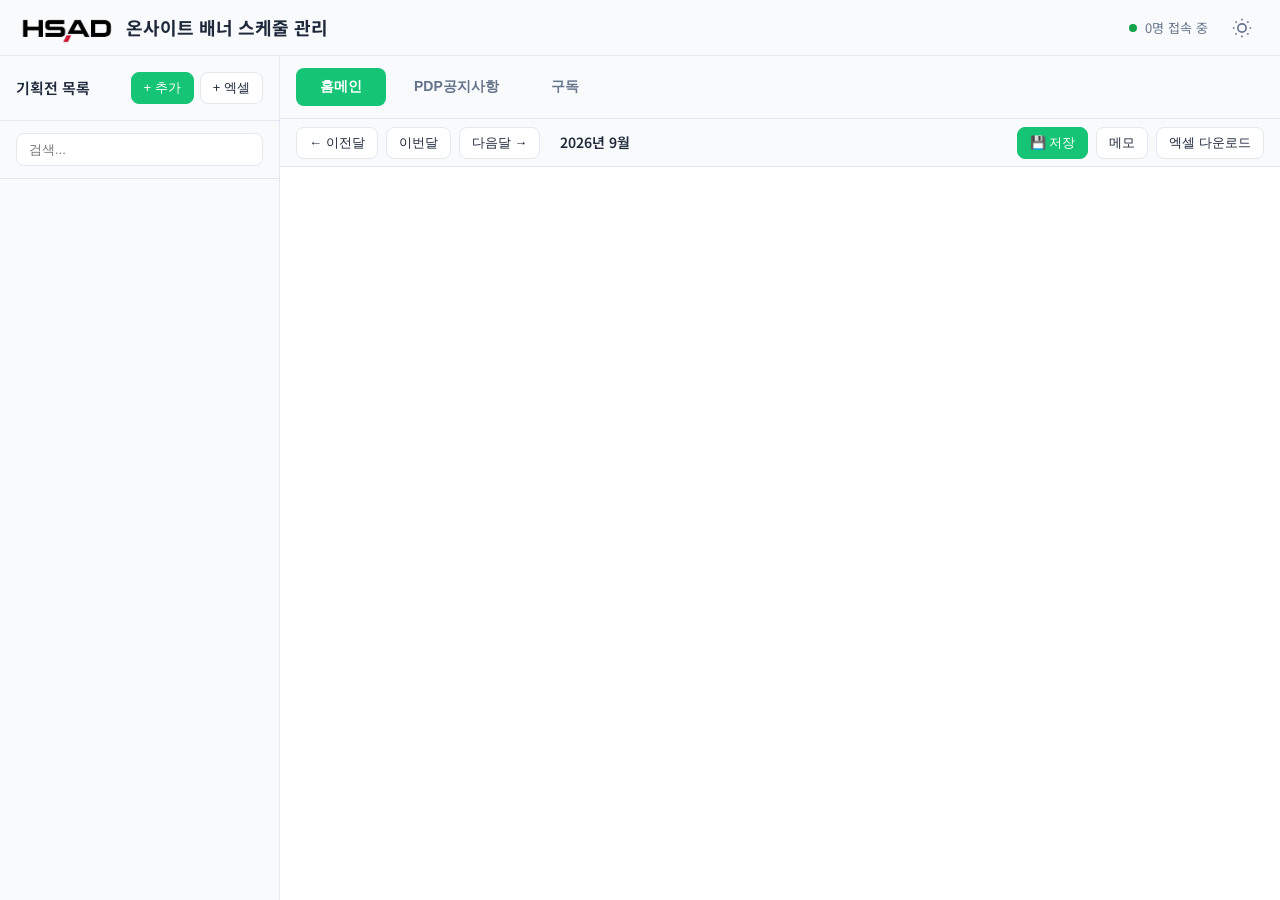
<file: templates/index.html>
<!DOCTYPE html>
<html lang="ko">
<head>
  <meta charset="UTF-8">
  <meta name="viewport" content="width=device-width, initial-scale=1.0">
  <title>온사이트 배너 스케줄 관리</title>
  <link rel="preconnect" href="https://fonts.googleapis.com">
  <link rel="preconnect" href="https://fonts.gstatic.com" crossorigin>
  <link href="https://fonts.googleapis.com/css2?family=Noto+Sans+KR:wght@400;500;600;700&display=swap" rel="stylesheet">
  <link rel="stylesheet" href="/static/css/base.css">
  <link rel="stylesheet" href="/static/css/grid.css">
</head>
<body>
  <div class="app-shell">
    <!-- 헤더 -->
    <header class="global-header">
      <div class="header-left">
        <img src="/static/img/hsad_logo_누끼.png" alt="HSAD" class="header-logo">
        <h1 class="header-title">온사이트 배너 스케줄 관리</h1>
      </div>
      <div class="header-right">
        <div class="users-online" id="usersOnline">
          <span class="users-dot"></span>
          <span class="users-count">0명 접속 중</span>
        </div>
        <button type="button" class="btn-icon" id="themeToggle" title="테마 전환">
          <svg viewBox="0 0 24 24" fill="none" stroke="currentColor" stroke-width="2">
            <circle cx="12" cy="12" r="5"/>
            <path d="M12 1v2M12 21v2M4.22 4.22l1.42 1.42M18.36 18.36l1.42 1.42M1 12h2M21 12h2M4.22 19.78l1.42-1.42M18.36 5.64l1.42-1.42"/>
          </svg>
        </button>
      </div>
    </header>

    <!-- 모바일 사이드바 오버레이 -->
    <div class="sidebar-overlay" id="sidebarOverlay" onclick="toggleSidebar()"></div>

    <!-- 모바일 토글 버튼 -->
    <button type="button" class="sidebar-toggle" id="sidebarToggle" onclick="toggleSidebar()">☰</button>

    <div class="workspace">
      <!-- 좌측: 기획전 패널 -->
      <aside class="sidebar" id="campaignPanel">
        <div class="sidebar-header">
          <h2>기획전 목록</h2>
          <div class="sidebar-header-actions">
            <button type="button" class="btn-sm btn-primary" id="addCampaignBtn">+ 추가</button>
            <button type="button" class="btn-sm btn-outline" id="uploadExcelBtn">+ 엑셀</button>
          </div>
        </div>
        <div class="sidebar-search">
          <input type="text" id="campaignSearch" placeholder="검색..." class="search-input">
        </div>
        <div class="campaign-list" id="campaignList">
          <!-- 기획전 항목들이 여기에 렌더링됨 -->
        </div>
      </aside>

      <!-- 메인: 스케줄 그리드 -->
      <main class="main-content">
        <!-- 영역 탭 -->
        <div class="area-tabs">
          <button type="button" class="area-tab active" data-area="홈메인">홈메인</button>
          <button type="button" class="area-tab" data-area="PDP공지사항">PDP공지사항</button>
          <button type="button" class="area-tab" data-area="구독">구독</button>
        </div>

        <!-- 툴바 -->
        <div class="toolbar">
          <div class="toolbar-left">
            <button type="button" class="btn-sm btn-outline" id="prevMonthBtn">← 이전달</button>
            <button type="button" class="btn-sm btn-outline" id="todayBtn">이번달</button>
            <button type="button" class="btn-sm btn-outline" id="nextMonthBtn">다음달 →</button>
            <span class="toolbar-date" id="currentMonth">2026년 9월</span>
          </div>
          <div class="toolbar-right">
            <button type="button" class="btn-sm btn-primary" id="saveBtn" onclick="saveAllData()">💾 저장</button>
            <button type="button" class="btn-sm btn-outline" id="memoBtn">메모</button>
            <button type="button" class="btn-sm btn-outline" id="exportBtn">엑셀 다운로드</button>
          </div>
        </div>

        <!-- 캘린더 컨테이너 -->
        <div class="calendar-container" id="calendarContainer">
          <!-- 월별 캘린더가 여기에 렌더링됨 -->
        </div>
      </main>
    </div>
  </div>

  <!-- 기획전 추가/수정 모달 -->
  <div class="modal-overlay" id="campaignModal" style="display:none">
    <div class="modal">
      <div class="modal-header">
        <h3 id="modalTitle">기획전 추가</h3>
        <button type="button" class="btn-close" id="modalClose">&times;</button>
      </div>
      <form id="campaignForm" class="modal-body">
        <div class="form-group">
          <label for="campName">기획전명 <span class="required">*</span></label>
          <input type="text" id="campName" required>
        </div>
        <div class="form-row">
          <div class="form-group">
            <label for="campType">유형 <span class="required">*</span></label>
            <select id="campType" required>
              <option value="">선택</option>
              <option value="통합">통합</option>
              <option value="전략런칭">전략런칭</option>
              <option value="일반">일반</option>
              <option value="구독">구독</option>
              <option value="임직원">임직원</option>
              <option value="제휴">제휴</option>
              <option value="라이브">라이브</option>
              <option value="이벤트">이벤트</option>
              <option value="홈스타일">홈스타일</option>
              <option value="베스트샵">베스트샵</option>
              <option value="기타">기타</option>
            </select>
          </div>
          <div class="form-group">
            <label for="campCategory">구분 <span class="required">*</span></label>
            <select id="campCategory" required>
              <option value="">선택</option>
              <option value="신규">신규</option>
              <option value="연장">연장</option>
              <option value="파생">파생</option>
              <option value="리뉴얼">리뉴얼</option>
              <option value="기타">기타</option>
            </select>
          </div>
        </div>
        <div class="form-group">
          <label for="campJira">JIRA</label>
          <div class="input-with-prefix">
            <span class="input-prefix">ONMKT-</span>
            <input type="text" id="campJira" placeholder="1530">
          </div>
        </div>
        <div class="form-group">
          <label for="campEventNo">기획전번호</label>
          <input type="text" id="campEventNo" placeholder="ex) promotions/brandweek">
          <small class="form-hint" id="eventLink" style="display:none">
            <a href="#" target="_blank" id="eventLinkAnchor"></a>
          </small>
        </div>
        <div class="form-row">
          <div class="form-group">
            <label for="campStart">시작일 <span class="required">*</span></label>
            <input type="date" id="campStart" required>
          </div>
          <div class="form-group">
            <label for="campEnd">종료일 <span class="required">*</span></label>
            <input type="date" id="campEnd" required>
          </div>
        </div>
        <div class="form-group">
          <label for="campMemo">참고사항 <small>(최대 200자)</small></label>
          <textarea id="campMemo" rows="2" maxlength="200"></textarea>
          <small class="form-hint"><span id="memoCount">0</span>/200</small>
        </div>
      </form>
      <div class="modal-footer">
        <button type="button" class="btn-outline" id="modalCancel">취소</button>
        <button type="submit" form="campaignForm" class="btn-primary" id="modalSave">저장</button>
      </div>
    </div>
  </div>

  <!-- 노출 기간 설정 모달 -->
  <div class="modal-overlay" id="scheduleModal" style="display:none">
    <div class="modal modal-schedule">
      <div class="modal-header">
        <h3>노출 기간 설정</h3>
        <button type="button" class="btn-close" onclick="closeScheduleModal()">&times;</button>
      </div>
      <div class="modal-body">
        <div class="sched-info">
          <div class="sched-campaign">
            <div class="sched-color" id="schedCampColor"></div>
            <div>
              <div class="sched-name" id="schedCampName"></div>
              <div class="sched-meta" id="schedCampPeriod"></div>
            </div>
          </div>
          <div class="sched-slot" id="schedSlotName"></div>
        </div>
        <div class="form-row">
          <div class="form-group">
            <label for="schedStart">노출 시작일 <span class="required">*</span></label>
            <input type="date" id="schedStart" required>
          </div>
          <div class="form-group">
            <label for="schedEnd">노출 종료일 <span class="required">*</span></label>
            <input type="date" id="schedEnd" required>
          </div>
        </div>
      </div>
      <div class="modal-footer">
        <button type="button" class="btn-outline" onclick="closeScheduleModal()">취소</button>
        <button type="button" class="btn-primary" onclick="confirmSchedule()">배치</button>
      </div>
    </div>
  </div>

  <!-- 스케줄 상세 보기 모달 -->
  <div class="modal-overlay" id="detailModal" style="display:none">
    <div class="modal modal-detail">
      <div class="modal-header">
        <h3>기획전 상세</h3>
        <button type="button" class="btn-close" onclick="closeDetailModal()">&times;</button>
      </div>
      <div class="modal-body">
        <div class="detail-header">
          <div class="detail-color" id="detailColor"></div>
          <div class="detail-name" id="detailName"></div>
        </div>
        <div class="detail-grid">
          <div class="detail-row">
            <span class="detail-label">유형</span>
            <span class="detail-value" id="detailType"></span>
          </div>
          <div class="detail-row">
            <span class="detail-label">구분</span>
            <span class="detail-value" id="detailCategory"></span>
          </div>
          <div class="detail-row">
            <span class="detail-label">JIRA</span>
            <span class="detail-value" id="detailJira"></span>
          </div>
          <div class="detail-row">
            <span class="detail-label">기획전번호</span>
            <span class="detail-value" id="detailEventNo"></span>
          </div>
          <div class="detail-row">
            <span class="detail-label">기획전 기간</span>
            <span class="detail-value" id="detailPeriod"></span>
          </div>
          <div class="detail-row">
            <span class="detail-label">배치 구좌</span>
            <span class="detail-value" id="detailSlot"></span>
          </div>
          <div class="detail-row">
            <span class="detail-label">노출 기간</span>
            <span class="detail-value detail-sched-inputs">
              <input type="date" id="detailSchedStart"> ~ <input type="date" id="detailSchedEnd">
            </span>
          </div>
          <div class="detail-row">
            <span class="detail-label">참고사항</span>
            <span class="detail-value" id="detailMemo"></span>
          </div>
        </div>
      </div>
      <div class="modal-footer">
        <button type="button" class="btn-danger" onclick="deleteScheduleItem()" style="margin-right:auto">삭제</button>
        <button type="button" class="btn-confirm" id="detailConfirmBtn" onclick="confirmScheduleModification()" style="display:none">수정 확인</button>
        <button type="button" class="btn-outline" onclick="closeDetailModal()">닫기</button>
        <button type="button" class="btn-primary" onclick="updateSchedulePeriod()">노출 기간 저장</button>
      </div>
    </div>
  </div>

  <!-- 엑셀 업로드 모달 -->
  <div class="modal-overlay" id="excelModal" style="display:none">
    <div class="modal">
      <div class="modal-header">
        <h3>엑셀 업로드</h3>
        <button type="button" class="btn-close" onclick="closeExcelModal()">&times;</button>
      </div>
      <div class="modal-body">
        <div class="upload-area" id="uploadArea">
          <div class="upload-icon">📁</div>
          <p>엑셀 파일을 드래그하거나 클릭하여 선택</p>
          <small>.xlsx, .xls 파일 지원</small>
          <input type="file" id="excelFile" accept=".xlsx,.xls" style="display:none">
        </div>
        <div class="upload-preview" id="uploadPreview" style="display:none">
          <p><strong id="uploadFileName"></strong></p>
          <p id="uploadRowCount"></p>
        </div>
      </div>
      <div class="modal-footer">
        <button type="button" class="btn-outline" onclick="closeExcelModal()">취소</button>
        <button type="button" class="btn-outline" onclick="downloadTemplate()">양식 다운로드</button>
        <button type="button" class="btn-primary" id="uploadConfirmBtn" onclick="confirmExcelUpload()" disabled>업로드</button>
      </div>
    </div>
  </div>

  <!-- 메모 모달 -->
  <div class="modal-overlay" id="memoModal" style="display:none">
    <div class="modal" style="max-width:500px">
      <div class="modal-header">
        <h3>전체 메모</h3>
        <button type="button" class="btn-close" onclick="closeMemoModal()">&times;</button>
      </div>
      <div class="modal-body">
        <div id="memoList" class="memo-list">
          <!-- 메모들이 여기에 렌더링됨 -->
        </div>
        <div id="memoAddSection" class="memo-add-section">
          <textarea id="newMemoContent" placeholder="새 메모 입력 (최대 3개)" rows="2"></textarea>
          <button type="button" class="btn-sm btn-primary" onclick="addMemo()">추가</button>
        </div>
      </div>
      <div class="modal-footer">
        <button type="button" class="btn-outline" onclick="closeMemoModal()">닫기</button>
      </div>
    </div>
  </div>

  <script src="https://cdn.socket.io/4.7.2/socket.io.min.js"></script>
  <script src="/static/js/app.js"></script>
</body>
</html>
</file>
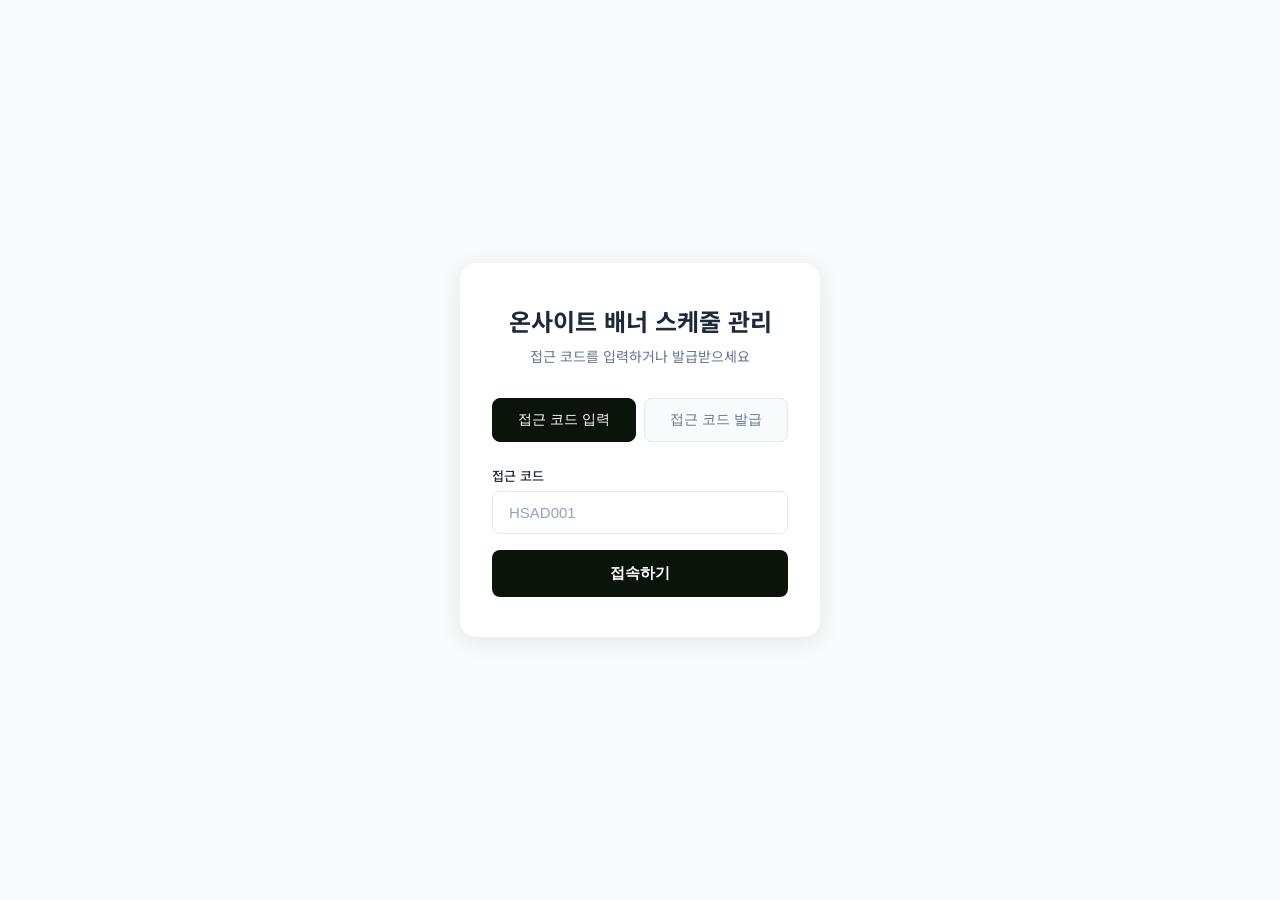
<file: templates/login.html>
<!DOCTYPE html>
<html lang="ko">
<head>
  <meta charset="UTF-8">
  <meta name="viewport" content="width=device-width, initial-scale=1.0">
  <title>온사이트 배너 스케줄 관리 - 접근</title>
  <link rel="preconnect" href="https://fonts.googleapis.com">
  <link rel="preconnect" href="https://fonts.gstatic.com" crossorigin>
  <link href="https://fonts.googleapis.com/css2?family=Noto+Sans+KR:wght@400;500;600;700&display=swap" rel="stylesheet">
  <style>
    :root {
      --primary: #0B140B;
      --primary-dark: #000000;
      --bg: #f8fafc;
      --surface: #ffffff;
      --border: #e2e8f0;
      --text: #1e293b;
      --text-secondary: #64748b;
      --danger: #ef4444;
      --radius: 8px;
    }

    * {
      margin: 0;
      padding: 0;
      box-sizing: border-box;
    }

    body {
      font-family: 'Noto Sans KR', sans-serif;
      background: var(--bg);
      min-height: 100vh;
      display: flex;
      align-items: center;
      justify-content: center;
    }

    .login-container {
      width: 100%;
      max-width: 400px;
      padding: 20px;
    }

    .login-card {
      background: var(--surface);
      border-radius: 16px;
      box-shadow: 0 4px 24px rgba(0,0,0,0.08);
      padding: 40px 32px;
      text-align: center;
    }

    .login-title {
      font-size: 24px;
      font-weight: 700;
      color: var(--text);
      margin-bottom: 8px;
    }

    .login-subtitle {
      font-size: 14px;
      color: var(--text-secondary);
      margin-bottom: 32px;
    }

    .tab-buttons {
      display: flex;
      gap: 8px;
      margin-bottom: 24px;
    }

    .tab-btn {
      flex: 1;
      padding: 12px;
      border: 1px solid var(--border);
      border-radius: var(--radius);
      background: var(--bg);
      font-size: 14px;
      font-weight: 500;
      color: var(--text-secondary);
      cursor: pointer;
      transition: all 0.15s;
    }

    .tab-btn:hover {
      border-color: var(--primary);
      color: var(--primary);
    }

    .tab-btn.active {
      background: var(--primary);
      border-color: var(--primary);
      color: white;
    }

    .tab-content {
      display: none;
    }

    .tab-content.active {
      display: block;
    }

    .form-group {
      margin-bottom: 16px;
      text-align: left;
    }

    .form-group label {
      display: block;
      font-size: 13px;
      font-weight: 500;
      color: var(--text);
      margin-bottom: 6px;
    }

    .form-group input {
      width: 100%;
      padding: 12px 16px;
      border: 1px solid var(--border);
      border-radius: var(--radius);
      font-size: 15px;
      color: var(--text);
      transition: border-color 0.15s;
    }

    .form-group input:focus {
      outline: none;
      border-color: var(--primary);
      box-shadow: 0 0 0 3px rgba(22, 196, 118, 0.1);
    }

    .form-group input::placeholder {
      color: #94a3b8;
    }

    .btn-submit {
      width: 100%;
      padding: 14px;
      border: none;
      border-radius: var(--radius);
      background: var(--primary);
      color: white;
      font-size: 15px;
      font-weight: 600;
      cursor: pointer;
      transition: background 0.15s;
    }

    .btn-submit:hover {
      background: var(--primary-dark);
    }

    .btn-submit:disabled {
      background: #94a3b8;
      cursor: not-allowed;
    }

    .message {
      margin-top: 16px;
      padding: 12px;
      border-radius: var(--radius);
      font-size: 13px;
    }

    .message.error {
      background: #fef2f2;
      color: var(--danger);
      border: 1px solid #fecaca;
    }

    .message.success {
      background: #f0fdf4;
      color: #16a34a;
      border: 1px solid #bbf7d0;
    }

    .issued-code {
      margin-top: 20px;
      padding: 20px;
      background: #f0f9ff;
      border: 2px dashed var(--primary);
      border-radius: var(--radius);
    }

    .issued-code-label {
      font-size: 12px;
      color: var(--text-secondary);
      margin-bottom: 8px;
    }

    .issued-code-value {
      font-size: 28px;
      font-weight: 700;
      color: var(--primary);
      letter-spacing: 2px;
    }

    .hint {
      margin-top: 12px;
      font-size: 12px;
      color: var(--text-secondary);
    }
  </style>
</head>
<body>
  <div class="login-container">
    <div class="login-card">
      <h1 class="login-title">온사이트 배너 스케줄 관리</h1>
      <p class="login-subtitle">접근 코드를 입력하거나 발급받으세요</p>

      <div class="tab-buttons">
        <button type="button" class="tab-btn active" data-tab="login">접근 코드 입력</button>
        <button type="button" class="tab-btn" data-tab="issue">접근 코드 발급</button>
      </div>

      <!-- 접근 코드 입력 탭 -->
      <div class="tab-content active" id="tab-login">
        <form id="loginForm">
          <div class="form-group">
            <label for="accessCode">접근 코드</label>
            <input type="text" id="accessCode" placeholder="HSAD001" autocomplete="off">
          </div>
          <button type="submit" class="btn-submit">접속하기</button>
        </form>
        <div id="loginMessage"></div>
      </div>

      <!-- 접근 코드 발급 탭 -->
      <div class="tab-content" id="tab-issue">
        <form id="issueForm">
          <div class="form-group">
            <label>소속 선택</label>
            <div style="display:flex;gap:8px;margin-top:6px;">
              <label style="flex:1;display:flex;align-items:center;justify-content:center;padding:12px;border:1px solid var(--border);border-radius:var(--radius);cursor:pointer;transition:all 0.15s;">
                <input type="radio" name="codePrefix" value="HSAD" checked style="margin-right:8px;"> HSAD
              </label>
              <label style="flex:1;display:flex;align-items:center;justify-content:center;padding:12px;border:1px solid var(--border);border-radius:var(--radius);cursor:pointer;transition:all 0.15s;">
                <input type="radio" name="codePrefix" value="LG" style="margin-right:8px;"> LG
              </label>
            </div>
          </div>
          <div class="form-group">
            <label for="adminPassword">관리자 패스워드</label>
            <input type="password" id="adminPassword" placeholder="패스워드를 입력하세요">
          </div>
          <div style="display:flex;gap:8px;">
            <button type="submit" class="btn-submit" style="flex:1;">코드 발급받기</button>
            <button type="button" class="btn-submit" style="flex:1;background:#64748b;" onclick="loadCodeList()">코드 목록</button>
          </div>
        </form>
        <div id="issueMessage"></div>
        <div id="issuedCodeBox" style="display:none">
          <div class="issued-code">
            <div class="issued-code-label">발급된 접근 코드</div>
            <div class="issued-code-value" id="issuedCodeValue"></div>
          </div>
          <p class="hint">이 코드를 기억해두세요. 다음 접속 시 필요합니다.</p>
        </div>
        <div id="codeListBox" style="display:none;margin-top:20px;">
          <div style="font-size:14px;font-weight:600;margin-bottom:12px;">발급된 코드 목록</div>
          <div id="codeListContent" style="max-height:200px;overflow-y:auto;"></div>
        </div>
      </div>
    </div>
  </div>

  <script>
    // 탭 전환
    document.querySelectorAll('.tab-btn').forEach(btn => {
      btn.addEventListener('click', () => {
        document.querySelectorAll('.tab-btn').forEach(b => b.classList.remove('active'));
        document.querySelectorAll('.tab-content').forEach(c => c.classList.remove('active'));
        btn.classList.add('active');
        document.getElementById('tab-' + btn.dataset.tab).classList.add('active');
      });
    });

    // 접근 코드 입력 폼
    document.getElementById('loginForm').addEventListener('submit', async (e) => {
      e.preventDefault();
      const code = document.getElementById('accessCode').value.trim();
      const msgEl = document.getElementById('loginMessage');

      if (!code) {
        msgEl.innerHTML = '<div class="message error">접근 코드를 입력해주세요.</div>';
        return;
      }

      try {
        const res = await fetch('/api/auth/login', {
          method: 'POST',
          headers: { 'Content-Type': 'application/json' },
          body: JSON.stringify({ code }),
        });
        const data = await res.json();

        if (data.ok) {
          msgEl.innerHTML = '<div class="message success">접속 성공! 이동 중...</div>';
          setTimeout(() => {
            window.location.href = data.redirect;
          }, 500);
        } else {
          msgEl.innerHTML = `<div class="message error">${data.error}</div>`;
        }
      } catch (e) {
        msgEl.innerHTML = '<div class="message error">서버 오류가 발생했습니다.</div>';
      }
    });

    // 접근 코드 발급 폼
    document.getElementById('issueForm').addEventListener('submit', async (e) => {
      e.preventDefault();
      const password = document.getElementById('adminPassword').value;
      const msgEl = document.getElementById('issueMessage');
      const codeBox = document.getElementById('issuedCodeBox');

      if (!password) {
        msgEl.innerHTML = '<div class="message error">패스워드를 입력해주세요.</div>';
        return;
      }

      try {
        const prefix = document.querySelector('input[name="codePrefix"]:checked').value;
        const res = await fetch('/api/auth/issue', {
          method: 'POST',
          headers: { 'Content-Type': 'application/json' },
          body: JSON.stringify({ password, prefix }),
        });
        const data = await res.json();

        if (data.ok) {
          msgEl.innerHTML = '<div class="message success">코드가 발급되었습니다!</div>';
          document.getElementById('issuedCodeValue').textContent = data.code;
          codeBox.style.display = 'block';
          document.getElementById('adminPassword').value = '';
        } else {
          msgEl.innerHTML = `<div class="message error">${data.error}</div>`;
          codeBox.style.display = 'none';
        }
      } catch (e) {
        msgEl.innerHTML = '<div class="message error">서버 오류가 발생했습니다.</div>';
      }
    });

    // 코드 목록 조회
    async function loadCodeList() {
      const password = document.getElementById('adminPassword').value;
      const msgEl = document.getElementById('issueMessage');
      const listBox = document.getElementById('codeListBox');
      const listContent = document.getElementById('codeListContent');

      if (!password) {
        msgEl.innerHTML = '<div class="message error">패스워드를 입력해주세요.</div>';
        return;
      }

      try {
        const res = await fetch('/api/auth/codes', {
          method: 'POST',
          headers: { 'Content-Type': 'application/json' },
          body: JSON.stringify({ password }),
        });
        const data = await res.json();

        if (data.ok) {
          msgEl.innerHTML = '';
          if (data.codes.length === 0) {
            listContent.innerHTML = '<div style="color:#64748b;text-align:center;padding:20px;">발급된 코드가 없습니다.</div>';
          } else {
            const hsadCodes = data.codes.filter(c => c.code.startsWith('HSAD')).sort((a,b) => a.code.localeCompare(b.code));
            const lgCodes = data.codes.filter(c => c.code.startsWith('LG')).sort((a,b) => a.code.localeCompare(b.code));
            let html = '';
            if (hsadCodes.length > 0) {
              html += '<div style="font-size:12px;color:#64748b;margin-bottom:4px;">HSAD (' + hsadCodes.length + ')</div>';
              hsadCodes.forEach(c => {
                html += `<div style="display:flex;justify-content:space-between;align-items:center;padding:8px 12px;background:#f8fafc;border-radius:6px;margin-bottom:4px;">
                  <span style="font-family:monospace;">${c.code}</span>
                  <span style="color:#64748b;font-size:12px;">${c.nickname || ''}</span>
                  <button onclick="deleteCode('${c.code}')" style="background:#ef4444;color:white;border:none;padding:4px 8px;border-radius:4px;cursor:pointer;font-size:12px;">삭제</button>
                </div>`;
              });
            }
            if (lgCodes.length > 0) {
              html += '<div style="font-size:12px;color:#64748b;margin:12px 0 4px;">LG (' + lgCodes.length + ')</div>';
              lgCodes.forEach(c => {
                html += `<div style="display:flex;justify-content:space-between;align-items:center;padding:8px 12px;background:#f8fafc;border-radius:6px;margin-bottom:4px;">
                  <span style="font-family:monospace;">${c.code}</span>
                  <span style="color:#64748b;font-size:12px;">${c.nickname || ''}</span>
                  <button onclick="deleteCode('${c.code}')" style="background:#ef4444;color:white;border:none;padding:4px 8px;border-radius:4px;cursor:pointer;font-size:12px;">삭제</button>
                </div>`;
              });
            }
            listContent.innerHTML = html;
          }
          listBox.style.display = 'block';
        } else {
          msgEl.innerHTML = `<div class="message error">${data.error}</div>`;
          listBox.style.display = 'none';
        }
      } catch (e) {
        msgEl.innerHTML = '<div class="message error">서버 오류가 발생했습니다.</div>';
      }
    }

    // 코드 삭제
    async function deleteCode(code) {
      if (!confirm(`정말 "${code}" 코드를 삭제하시겠습니까?`)) return;

      const password = document.getElementById('adminPassword').value;
      const msgEl = document.getElementById('issueMessage');

      try {
        const res = await fetch(`/api/auth/codes/${code}`, {
          method: 'DELETE',
          headers: { 'Content-Type': 'application/json' },
          body: JSON.stringify({ password }),
        });
        const data = await res.json();

        if (data.ok) {
          msgEl.innerHTML = '<div class="message success">코드가 삭제되었습니다.</div>';
          loadCodeList();
        } else {
          msgEl.innerHTML = `<div class="message error">${data.error}</div>`;
        }
      } catch (e) {
        msgEl.innerHTML = '<div class="message error">서버 오류가 발생했습니다.</div>';
      }
    }
  </script>
</body>
</html>
</file>
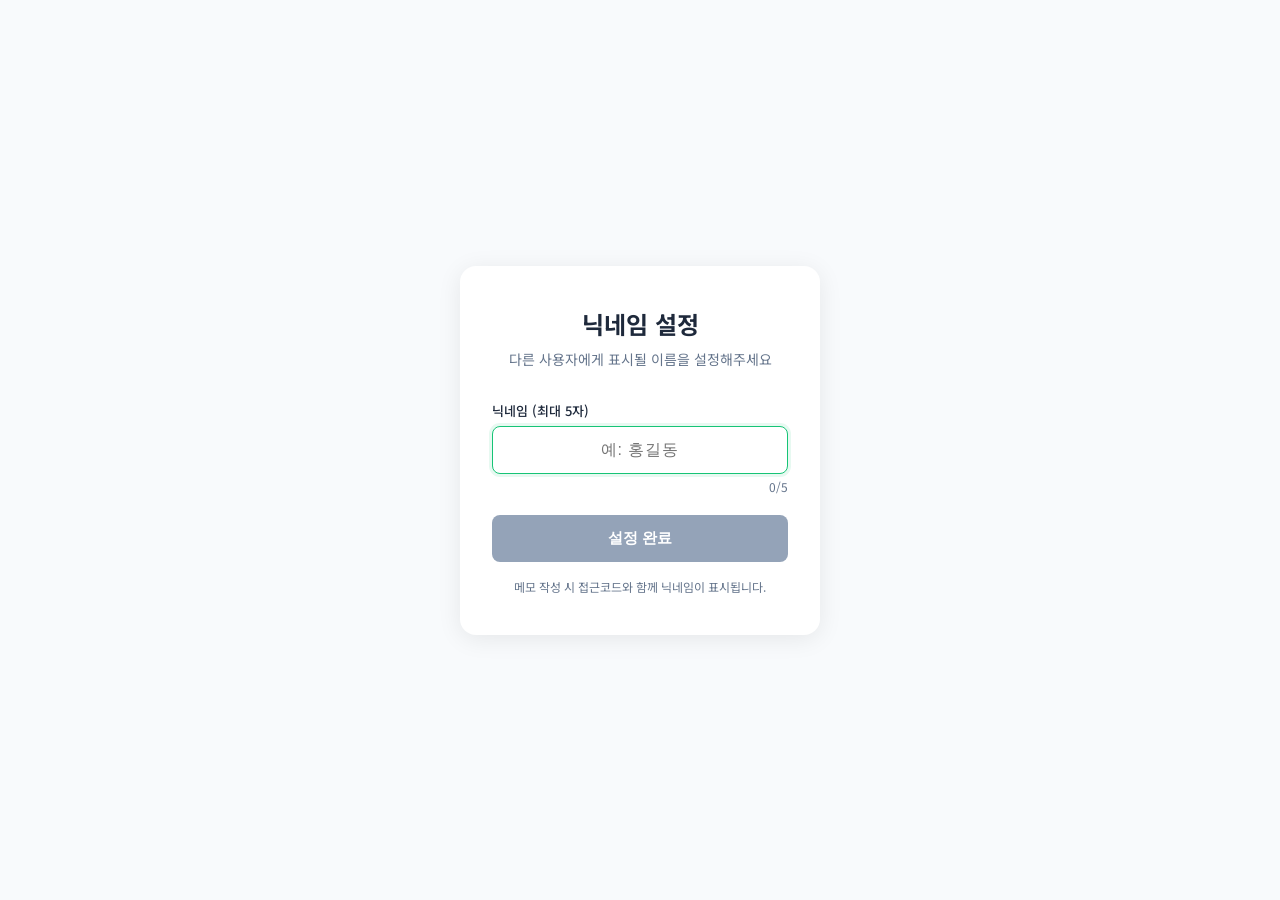
<file: templates/nickname.html>
<!DOCTYPE html>
<html lang="ko">
<head>
  <meta charset="UTF-8">
  <meta name="viewport" content="width=device-width, initial-scale=1.0">
  <title>닉네임 설정</title>
  <link rel="preconnect" href="https://fonts.googleapis.com">
  <link rel="preconnect" href="https://fonts.gstatic.com" crossorigin>
  <link href="https://fonts.googleapis.com/css2?family=Noto+Sans+KR:wght@400;500;600;700&display=swap" rel="stylesheet">
  <style>
    :root {
      --primary: #16C476;
      --primary-dark: #12a862;
      --bg: #f8fafc;
      --surface: #ffffff;
      --border: #e2e8f0;
      --text: #1e293b;
      --text-secondary: #64748b;
      --danger: #ef4444;
      --radius: 8px;
    }

    * {
      margin: 0;
      padding: 0;
      box-sizing: border-box;
    }

    body {
      font-family: 'Noto Sans KR', sans-serif;
      background: var(--bg);
      min-height: 100vh;
      display: flex;
      align-items: center;
      justify-content: center;
    }

    .card {
      width: 100%;
      max-width: 400px;
      padding: 20px;
    }

    .card-inner {
      background: var(--surface);
      border-radius: 16px;
      box-shadow: 0 4px 24px rgba(0,0,0,0.08);
      padding: 40px 32px;
      text-align: center;
    }

    .title {
      font-size: 24px;
      font-weight: 700;
      color: var(--text);
      margin-bottom: 8px;
    }

    .subtitle {
      font-size: 14px;
      color: var(--text-secondary);
      margin-bottom: 32px;
    }

    .form-group {
      margin-bottom: 20px;
      text-align: left;
    }

    .form-group label {
      display: block;
      font-size: 13px;
      font-weight: 500;
      color: var(--text);
      margin-bottom: 6px;
    }

    .form-group input {
      width: 100%;
      padding: 14px 16px;
      border: 1px solid var(--border);
      border-radius: var(--radius);
      font-size: 16px;
      color: var(--text);
      text-align: center;
      letter-spacing: 1px;
      transition: border-color 0.15s;
    }

    .form-group input:focus {
      outline: none;
      border-color: var(--primary);
      box-shadow: 0 0 0 3px rgba(22, 196, 118, 0.1);
    }

    .char-count {
      text-align: right;
      font-size: 12px;
      color: var(--text-secondary);
      margin-top: 4px;
    }

    .btn-submit {
      width: 100%;
      padding: 14px;
      border: none;
      border-radius: var(--radius);
      background: var(--primary);
      color: white;
      font-size: 15px;
      font-weight: 600;
      cursor: pointer;
      transition: background 0.15s;
    }

    .btn-submit:hover {
      background: var(--primary-dark);
    }

    .btn-submit:disabled {
      background: #94a3b8;
      cursor: not-allowed;
    }

    .message {
      margin-top: 16px;
      padding: 12px;
      border-radius: var(--radius);
      font-size: 13px;
    }

    .message.error {
      background: #fef2f2;
      color: var(--danger);
      border: 1px solid #fecaca;
    }

    .hint {
      margin-top: 16px;
      font-size: 12px;
      color: var(--text-secondary);
    }
  </style>
</head>
<body>
  <div class="card">
    <div class="card-inner">
      <h1 class="title">닉네임 설정</h1>
      <p class="subtitle">다른 사용자에게 표시될 이름을 설정해주세요</p>

      <form id="nicknameForm">
        <div class="form-group">
          <label for="nickname">닉네임 (최대 5자)</label>
          <input type="text" id="nickname" maxlength="5" placeholder="예: 홍길동" autocomplete="off">
          <div class="char-count"><span id="charCount">0</span>/5</div>
        </div>
        <button type="submit" class="btn-submit" id="submitBtn" disabled>설정 완료</button>
      </form>
      <div id="message"></div>
      <p class="hint">메모 작성 시 접근코드와 함께 닉네임이 표시됩니다.</p>
    </div>
  </div>

  <script>
    const input = document.getElementById('nickname');
    const charCount = document.getElementById('charCount');
    const submitBtn = document.getElementById('submitBtn');

    input.addEventListener('input', () => {
      const len = input.value.length;
      charCount.textContent = len;
      submitBtn.disabled = len === 0 || len > 5;
    });

    document.getElementById('nicknameForm').addEventListener('submit', async (e) => {
      e.preventDefault();
      const nickname = input.value.trim();
      const msgEl = document.getElementById('message');

      if (!nickname || nickname.length > 5) {
        msgEl.innerHTML = '<div class="message error">닉네임은 1~5자로 입력해주세요.</div>';
        return;
      }

      try {
        const res = await fetch('/api/auth/nickname', {
          method: 'POST',
          headers: { 'Content-Type': 'application/json' },
          body: JSON.stringify({ nickname }),
        });
        const data = await res.json();

        if (data.ok) {
          window.location.href = data.redirect;
        } else {
          msgEl.innerHTML = `<div class="message error">${data.error}</div>`;
        }
      } catch (e) {
        msgEl.innerHTML = '<div class="message error">서버 오류가 발생했습니다.</div>';
      }
    });

    input.focus();
  </script>
</body>
</html>
</file>
<file: static/css/base.css>
/* 기본 스타일 - LGE Schema Pipeline 스타일 참고 */

:root {
  --primary: #16C476;
  --primary-dark: #45b87a;
  --primary-glow: #FFFFE0;
  --danger: #dc2626;
  --danger-glow: rgba(220, 38, 38, 0.12);
  --success: #16a34a;
  --warning: #f59e0b;

  --bg: #ffffff;
  --surface: #f8fafc;
  --surface-2: #f1f5f9;
  --border: #e2e8f0;
  --text: #1e293b;
  --text-secondary: #64748b;
  --muted: #94a3b8;

  --header-height: 56px;
  --sidebar-width: 280px;
  --toolbar-height: 48px;

  --radius: 8px;
  --radius-lg: 12px;
  --shadow: 0 1px 3px rgba(0,0,0,0.1);
  --shadow-lg: 0 4px 12px rgba(0,0,0,0.15);
}

body.dark {
  --bg: #0f172a;
  --surface: #1e293b;
  --surface-2: #334155;
  --border: #475569;
  --text: #f1f5f9;
  --text-secondary: #94a3b8;
  --muted: #64748b;
}

*, *::before, *::after {
  box-sizing: border-box;
}

body {
  margin: 0;
  font-family: 'Noto Sans KR', -apple-system, BlinkMacSystemFont, sans-serif;
  font-size: 14px;
  line-height: 1.5;
  color: var(--text);
  background: var(--bg);
}

/* 앱 쉘 */
.app-shell {
  display: flex;
  flex-direction: column;
  height: 100vh;
  overflow: hidden;
}

/* 헤더 */
.global-header {
  display: flex;
  align-items: center;
  justify-content: space-between;
  height: var(--header-height);
  padding: 0 20px;
  background: #f9f7f3;
  background: var(--surface);
  border-bottom: 1px solid var(--border);
}

.header-left {
  display: flex;
  align-items: center;
  gap: 12px;
}

.header-logo {
  height: 28px;
  width: auto;
  margin-top: 6px;
}

.header-title {
  margin: 0;
  font-size: 18px;
  font-weight: 700;
}

.header-right {
  display: flex;
  align-items: center;
  gap: 16px;
}

.users-online {
  display: flex;
  align-items: center;
  gap: 8px;
  font-size: 13px;
  color: var(--text-secondary);
}

.users-dot {
  width: 8px;
  height: 8px;
  border-radius: 50%;
  background: var(--success);
}

.btn-icon {
  display: flex;
  align-items: center;
  justify-content: center;
  width: 36px;
  height: 36px;
  padding: 0;
  border: none;
  border-radius: var(--radius);
  background: transparent;
  color: var(--text-secondary);
  cursor: pointer;
  transition: background 0.15s, color 0.15s;
}

.btn-icon:hover {
  background: var(--surface-2);
  color: var(--text);
}

.btn-icon svg {
  width: 20px;
  height: 20px;
}

/* 워크스페이스 */
.workspace {
  display: flex;
  flex: 1;
  overflow: hidden;
}

/* 사이드바 */
.sidebar {
  width: var(--sidebar-width);
  display: flex;
  flex-direction: column;
  border-right: 1px solid var(--border);
  background: var(--surface);
}

.sidebar-header {
  display: flex;
  align-items: center;
  justify-content: space-between;
  padding: 16px;
  border-bottom: 1px solid var(--border);
}

.sidebar-header h2 {
  margin: 0;
  font-size: 15px;
  font-weight: 600;
}

.sidebar-search {
  padding: 12px 16px;
  border-bottom: 1px solid var(--border);
}

.search-input {
  width: 100%;
  padding: 8px 12px;
  border: 1px solid var(--border);
  border-radius: var(--radius);
  background: var(--bg);
  color: var(--text);
  font-size: 13px;
}

.search-input:focus {
  outline: none;
  border-color: var(--primary);
  box-shadow: 0 0 0 3px var(--primary-glow);
}

.campaign-list {
  flex: 1;
  overflow-y: auto;
  padding: 8px;
}

/* 기획전 카드 */
.campaign-card {
  display: flex;
  align-items: flex-start;
  gap: 8px;
  padding: 8px 10px;
  margin-bottom: 4px;
  border-radius: var(--radius);
  background: var(--bg);
  border: 1px solid var(--border);
  cursor: grab;
  transition: box-shadow 0.15s, border-color 0.15s;
}

.campaign-card:hover {
  border-color: var(--primary);
  box-shadow: var(--shadow);
}

.campaign-card.dragging {
  opacity: 0.5;
}

.campaign-color {
  width: 3px;
  height: 100%;
  min-height: 28px;
  border-radius: 2px;
  flex-shrink: 0;
}

.campaign-info {
  flex: 1;
  min-width: 0;
}

.campaign-name {
  font-weight: 600;
  font-size: 11.5px;
  margin-bottom: 2px;
  word-break: break-word;
}

.campaign-meta {
  font-size: 9px;
  color: var(--muted);
  display: flex;
  flex-wrap: wrap;
  gap: 4px;
  margin-bottom: 2px;
}

.campaign-type {
  padding: 1px 4px;
  background: var(--primary-glow);
  color: var(--primary);
  border-radius: 3px;
  font-weight: 500;
}

.campaign-category {
  padding: 1px 4px;
  background: var(--surface-2);
  border-radius: 3px;
}

.jira-link {
  color: var(--primary);
  text-decoration: none;
}

.jira-link:hover {
  text-decoration: underline;
}

.campaign-period {
  font-size: 9px;
  color: var(--muted);
}

.campaign-actions {
  display: flex;
  gap: 4px;
  opacity: 0;
  transition: opacity 0.15s;
}

.campaign-card:hover .campaign-actions {
  opacity: 1;
}

.campaign-actions button {
  padding: 2px 5px;
  font-size: 10px;
  border: none;
  border-radius: 3px;
  background: var(--surface-2);
  color: var(--text-secondary);
  cursor: pointer;
}

.campaign-actions button:hover {
  background: var(--primary-glow);
  color: var(--primary);
}

/* 기획전 섹션 (운영/종료) */
.campaign-section {
  margin-bottom: 12px;
}

.campaign-section-header {
  padding: 8px 12px;
  font-size: 11px;
  font-weight: 600;
  color: var(--text-secondary);
  background: var(--surface-2);
  border-radius: var(--radius);
  cursor: pointer;
  user-select: none;
}

.campaign-section-header:hover {
  background: var(--border);
}

.active-campaigns .campaign-section-header {
  color: #21291F;
}

.section-toggle {
  display: inline-block;
  transition: transform 0.2s;
  margin-right: 4px;
}

.campaign-section.collapsed .section-toggle {
  transform: rotate(-90deg);
}

.campaign-section.collapsed .campaign-section-body {
  display: none;
}

.campaign-section-body {
  margin-top: 6px;
}

/* 종료된 기획전 */
.campaign-card.ended {
  opacity: 0.6;
  cursor: default;
}

.active-sort {
  padding: 6px 0;
  margin-bottom: 6px;
}

.active-sort select {
  width: 100%;
  padding: 6px 10px;
  font-size: 11px;
  border: 1px solid var(--border);
  border-radius: var(--radius);
  background: var(--bg);
  color: var(--text);
  cursor: pointer;
}

.ended-filter {
  padding: 6px 0;
  margin-bottom: 6px;
}

.ended-filter select {
  width: 100%;
  padding: 6px 10px;
  font-size: 11px;
  border: 1px solid var(--border);
  border-radius: var(--radius);
  background: var(--bg);
  color: var(--text);
  cursor: pointer;
}

/* 메인 컨텐츠 */
.main-content {
  flex: 1;
  display: flex;
  flex-direction: column;
  overflow: hidden;
}

/* 툴바 */
.toolbar {
  display: flex;
  align-items: center;
  justify-content: space-between;
  height: var(--toolbar-height);
  padding: 0 16px;
  border-bottom: 1px solid var(--border);
  background: var(--surface);
}

.toolbar-left,
.toolbar-right {
  display: flex;
  align-items: center;
  gap: 8px;
}

.toolbar-date {
  font-weight: 600;
  color: var(--text);
  margin-left: 12px;
}

.zoom-control {
  display: flex;
  align-items: center;
  gap: 8px;
}

.zoom-level {
  min-width: 40px;
  text-align: center;
  font-size: 13px;
  color: var(--text-secondary);
}

/* 버튼 */
.btn-sm {
  padding: 6px 12px;
  font-size: 13px;
  font-weight: 500;
  border-radius: var(--radius);
  cursor: pointer;
  transition: background 0.15s, border-color 0.15s;
}

.btn-primary {
  background: var(--primary);
  color: white;
  border: 1px solid var(--primary);
}

.btn-primary:hover {
  background: var(--primary-dark);
  border-color: var(--primary-dark);
}

.btn-outline {
  background: var(--bg);
  color: var(--text);
  border: 1px solid var(--border);
}

.btn-outline:hover {
  background: var(--surface-2);
  border-color: var(--text-secondary);
}

.btn-danger {
  background: #ef4444;
  color: white;
  border: none;
}

.btn-danger:hover {
  background: #dc2626;
}

/* 모달 */
.modal-overlay {
  position: fixed;
  inset: 0;
  background: rgba(0, 0, 0, 0.5);
  display: flex;
  align-items: center;
  justify-content: center;
  z-index: 1000;
}

.modal {
  width: 100%;
  max-width: 420px;
  background: var(--bg);
  border-radius: var(--radius-lg);
  box-shadow: var(--shadow-lg);
}

.modal-header {
  display: flex;
  align-items: center;
  justify-content: space-between;
  padding: 16px 20px;
  border-bottom: 1px solid var(--border);
}

.modal-header h3 {
  margin: 0;
  font-size: 16px;
  font-weight: 600;
}

.btn-close {
  width: 32px;
  height: 32px;
  padding: 0;
  border: none;
  border-radius: var(--radius);
  background: transparent;
  font-size: 24px;
  color: var(--muted);
  cursor: pointer;
}

.btn-close:hover {
  background: var(--surface-2);
  color: var(--text);
}

.modal-body {
  padding: 20px;
}

.modal-footer {
  display: flex;
  justify-content: flex-end;
  gap: 8px;
  padding: 16px 20px;
  border-top: 1px solid var(--border);
}

/* 폼 */
.form-group {
  margin-bottom: 16px;
}

.form-group:last-child {
  margin-bottom: 0;
}

.form-group label {
  display: block;
  margin-bottom: 6px;
  font-size: 13px;
  font-weight: 500;
  color: var(--text-secondary);
}

.form-group input,
.form-group textarea {
  width: 100%;
  padding: 8px 12px;
  border: 1px solid var(--border);
  border-radius: var(--radius);
  background: var(--bg);
  color: var(--text);
  font-size: 14px;
}

.form-group input:focus,
.form-group textarea:focus {
  outline: none;
  border-color: var(--primary);
  box-shadow: 0 0 0 3px var(--primary-glow);
}

.form-group input[type="color"] {
  height: 40px;
  padding: 4px;
  cursor: pointer;
}

.form-row {
  display: grid;
  grid-template-columns: 1fr 1fr;
  gap: 12px;
}

/* 추가 폼 스타일 */
.required {
  color: var(--danger);
}

.form-group select {
  width: 100%;
  padding: 8px 12px;
  border: 1px solid var(--border);
  border-radius: var(--radius);
  background: var(--bg);
  color: var(--text);
  font-size: 14px;
  cursor: pointer;
}

.form-group select:focus {
  outline: none;
  border-color: var(--primary);
  box-shadow: 0 0 0 3px var(--primary-glow);
}

.input-with-prefix {
  display: flex;
  align-items: stretch;
}

.input-prefix {
  display: flex;
  align-items: center;
  padding: 0 12px;
  background: var(--surface-2);
  border: 1px solid var(--border);
  border-right: none;
  border-radius: var(--radius) 0 0 var(--radius);
  font-size: 13px;
  color: var(--text-secondary);
}

.input-with-prefix input {
  border-radius: 0 var(--radius) var(--radius) 0;
  flex: 1;
}

.form-hint {
  display: block;
  margin-top: 4px;
  font-size: 12px;
  color: var(--muted);
}

.form-hint a {
  color: var(--primary);
  text-decoration: none;
}

.form-hint a:hover {
  text-decoration: underline;
}

/* 사이드바 헤더 액션 */
.sidebar-header-actions {
  display: flex;
  gap: 6px;
}

/* 업로드 영역 */
.upload-area {
  border: 2px dashed var(--border);
  border-radius: var(--radius-lg);
  padding: 40px 20px;
  text-align: center;
  cursor: pointer;
  transition: border-color 0.15s, background 0.15s;
}

.upload-area:hover,
.upload-area.dragover {
  border-color: var(--primary);
  background: var(--primary-glow);
}

.upload-icon {
  font-size: 48px;
  margin-bottom: 12px;
}

.upload-area p {
  margin: 0 0 8px;
  color: var(--text);
}

.upload-area small {
  color: var(--muted);
}

.upload-preview {
  padding: 16px;
  background: var(--surface);
  border-radius: var(--radius);
  text-align: center;
}

.upload-preview p {
  margin: 4px 0;
}

/* 상세 보기 모달 */
.modal-detail {
  max-width: 480px;
}

.detail-header {
  display: flex;
  align-items: center;
  gap: 12px;
  margin-bottom: 20px;
}

.detail-color {
  width: 8px;
  height: 40px;
  border-radius: 4px;
}

.detail-name {
  font-size: 18px;
  font-weight: 600;
  color: var(--text);
}

.detail-grid {
  display: flex;
  flex-direction: column;
  gap: 12px;
}

.detail-row {
  display: flex;
  gap: 16px;
}

.detail-label {
  width: 90px;
  min-width: 90px;
  font-size: 13px;
  color: var(--muted);
}

.detail-value {
  flex: 1;
  font-size: 14px;
  color: var(--text);
}

.detail-value a {
  color: var(--primary);
  text-decoration: none;
}

.detail-value a:hover {
  text-decoration: underline;
}

.detail-sched-inputs {
  display: flex;
  align-items: center;
  gap: 8px;
}

.detail-sched-inputs input {
  padding: 6px 8px;
  border: 1px solid var(--border);
  border-radius: var(--radius);
  font-size: 13px;
}

.btn-confirm {
  padding: 8px 16px;
  background: #FD312E;
  color: white;
  border: none;
  border-radius: var(--radius);
  font-size: 13px;
  font-weight: 500;
  cursor: pointer;
}

.btn-confirm:hover {
  background: #e02b28;
}

/* 노출 기간 설정 모달 */
.modal-schedule {
  max-width: 400px;
}

.sched-info {
  margin-bottom: 20px;
  padding: 16px;
  background: var(--surface);
  border-radius: var(--radius);
}

.sched-campaign {
  display: flex;
  align-items: center;
  gap: 12px;
  margin-bottom: 12px;
}

.sched-color {
  width: 6px;
  height: 36px;
  border-radius: 3px;
}

.sched-name {
  font-size: 16px;
  font-weight: 600;
  color: var(--text);
}

.sched-meta {
  font-size: 12px;
  color: var(--muted);
  margin-top: 2px;
}

.sched-slot {
  font-size: 13px;
  color: var(--text-secondary);
  padding-top: 12px;
  border-top: 1px solid var(--border);
}

/* 메모 스타일 */
.memo-list {
  display: flex;
  flex-direction: column;
  gap: 12px;
  margin-bottom: 16px;
}

.memo-item {
  padding: 12px;
  border: 1px solid var(--border);
  border-radius: var(--radius);
  background: var(--surface);
}

.memo-item.unconfirmed {
  border: 2px dashed #FD312E;
}

.memo-content {
  font-size: 13px;
  color: var(--text);
  white-space: pre-wrap;
  word-break: break-word;
  margin-bottom: 8px;
}

.memo-meta {
  font-size: 11px;
  color: var(--muted);
  display: flex;
  justify-content: space-between;
  align-items: center;
}

.memo-actions {
  display: flex;
  gap: 6px;
}

.memo-actions button {
  padding: 4px 8px;
  font-size: 11px;
}

.memo-add-section {
  display: flex;
  gap: 8px;
  align-items: flex-end;
}

.memo-add-section textarea {
  flex: 1;
  padding: 8px;
  font-size: 13px;
  border: 1px solid var(--border);
  border-radius: var(--radius);
  resize: none;
  font-family: inherit;
}

.memo-add-section.hidden {
  display: none;
}

.memo-empty {
  text-align: center;
  color: var(--muted);
  padding: 20px;
  font-size: 13px;
}


/* 모바일 반응형 */
.sidebar-toggle {
  display: none;
  position: fixed;
  bottom: 20px;
  left: 20px;
  z-index: 1000;
  width: 50px;
  height: 50px;
  border-radius: 50%;
  background: var(--primary);
  color: white;
  border: none;
  font-size: 24px;
  cursor: pointer;
  box-shadow: 0 4px 12px rgba(0,0,0,0.2);
}

@media (max-width: 768px) {
  .header-logo {
    height: 22px;
  }

  .header-title {
    font-size: 13px;
  }

  .sidebar {
    position: fixed;
    left: 0;
    top: 0;
    bottom: 0;
    z-index: 999;
    transform: translateX(-100%);
    transition: transform 0.3s ease;
    box-shadow: 4px 0 12px rgba(0,0,0,0.1);
  }
  
  .sidebar.open {
    transform: translateX(0);
  }
  
  .sidebar-toggle {
    display: flex;
    align-items: center;
    justify-content: center;
  }
  
  .sidebar-overlay {
    display: none;
    position: fixed;
    top: 0;
    left: 0;
    right: 0;
    bottom: 0;
    background: rgba(0,0,0,0.4);
    z-index: 998;
  }
  
  .sidebar-overlay.open {
    display: block;
  }
  
  .workspace {
    padding-left: 0;
  }
  
  .toolbar {
    flex-wrap: wrap;
    gap: 8px;
    position: relative;
    z-index: 10;
    height: auto;
    padding: 8px 12px;
  }

  .toolbar-left, .toolbar-right {
    width: 100%;
    justify-content: center;
  }
}
</file>
<file: static/css/grid.css>
/* 스케줄 그리드 스타일 */

/* 영역 탭 */
.area-tabs {
  display: flex;
  gap: 4px;
  padding: 12px 16px;
  background: var(--surface);
  border-bottom: 1px solid var(--border);
}

.area-tab {
  padding: 10px 24px;
  font-size: 14px;
  font-weight: 600;
  border: none;
  border-radius: var(--radius);
  background: transparent;
  color: var(--text-secondary);
  cursor: pointer;
  transition: background 0.15s, color 0.15s;
}

.area-tab:hover {
  background: var(--surface-2);
  color: var(--text);
}

.area-tab.active {
  background: var(--primary);
  color: white;
}

/* 캘린더 컨테이너 */
.calendar-container {
  flex: 1;
  overflow-y: auto;
  padding: 16px;
  background: var(--bg);
}

/* 테이블 스크롤 래퍼 */
.calendar-scroll-wrapper {
  overflow-x: auto;
}

.calendar-table {
  width: max-content;
}

.calendar-table thead th:not(.th-group):not(.th-order) {
  min-width: 70px;
}

.calendar-scroll-wrapper::-webkit-scrollbar {
  height: 10px;
}

.calendar-scroll-wrapper::-webkit-scrollbar-track {
  background: var(--surface);
  border-radius: 5px;
}

.calendar-scroll-wrapper::-webkit-scrollbar-thumb {
  background: var(--border);
  border-radius: 5px;
}

.calendar-scroll-wrapper::-webkit-scrollbar-thumb:hover {
  background: var(--muted);
}

/* 구좌 그룹 */
.slot-group {
  margin-bottom: 24px;
  border: 1px solid var(--border);
  border-radius: var(--radius-lg);
  overflow: hidden;
}

.slot-group-header {
  display: flex;
  align-items: center;
  justify-content: space-between;
  padding: 12px 16px;
  background: var(--surface);
  border-bottom: 1px solid var(--border);
  cursor: pointer;
}

.slot-group-header h3 {
  margin: 0;
  font-size: 14px;
  font-weight: 600;
  color: var(--text);
}

.slot-group-count {
  font-size: 12px;
  color: var(--muted);
  padding: 2px 8px;
  background: var(--surface-2);
  border-radius: 999px;
}

.slot-group-toggle {
  transition: transform 0.2s;
}

.slot-group.collapsed .slot-group-toggle {
  transform: rotate(-90deg);
}

.slot-group.collapsed .slot-group-body {
  display: none;
}

/* 월별 캘린더 테이블 */
.calendar-table {
  border-collapse: collapse;
}

.calendar-table th,
.calendar-table td {
  border: 1px solid var(--border);
  text-align: center;
  vertical-align: top;
  font-size: 12px;
}

.calendar-table th {
  padding: 8px 4px;
  background: var(--surface);
  font-weight: 600;
  color: var(--text-secondary);
}

.calendar-table th.sun,
.calendar-table th.sat,
.calendar-table th.holiday { color: var(--danger); }

.calendar-table td.sun .calendar-day-num,
.calendar-table td.sat .calendar-day-num,
.calendar-table td.holiday .calendar-day-num { color: var(--danger); }

/* 구좌명/순서 헤더 */
.calendar-table .th-group {
  width: 100px;
  min-width: 100px;
  text-align: left;
  padding: 8px 12px;
  background: var(--surface);
  position: sticky;
  left: 0;
  z-index: 2;
}

.calendar-table .th-order {
  width: 46px;
  min-width: 46px;
  background: var(--surface);
  position: sticky;
  left: 0;
  z-index: 2;
}

/* 구좌 행 - 순서 열 */
.calendar-slot-row .td-order {
  width: 46px;
  min-width: 46px;
  padding: 8px;
  text-align: center;
  background: var(--surface);
  font-size: 10px;
  font-weight: 600;
  color: var(--text);
  position: sticky;
  left: 0;
  z-index: 1;
  border-right: 2px solid var(--border);
}

/* 날짜 셀 */
.calendar-cell {
  height: 30px;
  width: 70px;
  min-width: 70px;
  max-width: 70px;
  padding: 2px;
  position: relative;
  background: var(--bg);
  transition: background 0.1s;
  overflow: hidden;
}

/* 테이블 셀 간 겹침 방지 */
.calendar-table {
  border-collapse: separate;
  border-spacing: 0;
}

.calendar-cell.today {
  background: var(--primary-glow);
}

.calendar-cell.weekend {
  background: var(--surface-2);
}

.calendar-cell.other-month {
  background: var(--surface);
  opacity: 0.5;
}

.calendar-cell.drop-target {
  background: rgba(37, 99, 235, 0.15);
  outline: 2px dashed var(--primary);
  outline-offset: -2px;
}

/* 날짜 숫자 */
.calendar-day-num {
  position: absolute;
  top: 2px;
  right: 4px;
  font-size: 10px;
  color: var(--muted);
}

/* 스케줄 바 (캘린더용) */
.calendar-bar {
  display: -webkit-box;
  -webkit-line-clamp: 2;
  -webkit-box-orient: vertical;
  margin: 1px;
  padding: 2px 4px;
  min-height: 22px;
  max-width: calc(100% - 2px);
  width: calc(100% - 2px);
  box-sizing: border-box;
  font-size: 9px;
  font-weight: 500;
  color: white;
  border-radius: 3px;
  overflow: hidden;
  text-overflow: ellipsis;
  line-height: 1.2;
  cursor: pointer;
}

.calendar-bar:hover {
  opacity: 0.9;
}

.calendar-bar.start {
  border-radius: 3px 0 0 3px;
  margin-right: 0;
}

.calendar-bar.middle {
  border-radius: 0;
  margin-left: 0;
  margin-right: 0;
}

.calendar-bar.end {
  border-radius: 0 3px 3px 0;
  margin-left: 0;
}

.calendar-bar.single {
  border-radius: 3px;
}

.calendar-bar.conflict {
  outline: 2px solid var(--danger);
  outline-offset: -1px;
}

.calendar-bar.modified {
  border: 1px dashed #FD312E;
  box-shadow: 0 0 0 1px #FD312E;
}

.calendar-bar.out-of-range {
  font-weight: 700;
}

/* 그리드 헤더 (날짜) */
.grid-header {
  display: flex;
  border-bottom: 2px solid var(--border);
  background: var(--surface);
  position: sticky;
  top: 0;
  z-index: 10;
}

.grid-header-slot {
  width: 150px;
  min-width: 150px;
  padding: 12px 16px;
  font-weight: 600;
  font-size: 12px;
  color: var(--text-secondary);
  text-transform: uppercase;
  letter-spacing: 0.5px;
  border-right: 1px solid var(--border);
}

.grid-header-dates {
  display: flex;
  flex: 1;
  overflow-x: auto;
}

.grid-date-cell {
  min-width: var(--cell-width, 80px);
  padding: 8px 4px;
  text-align: center;
  border-right: 1px solid var(--border);
  font-size: 12px;
}

.grid-date-cell.today {
  background: var(--primary-glow);
}

.grid-date-cell.weekend {
  background: var(--surface-2);
}

.grid-date-day {
  font-weight: 600;
  color: var(--text);
}

.grid-date-weekday {
  font-size: 11px;
  color: var(--muted);
  margin-top: 2px;
}

.grid-date-weekday.sun {
  color: var(--danger);
}

.grid-date-weekday.sat {
  color: var(--primary);
}

/* 그리드 바디 */
.grid-body {
  flex: 1;
  overflow: auto;
}

/* 영역 그룹 */
.grid-area-group {
  border-bottom: 2px solid var(--border);
}

.grid-area-header {
  display: flex;
  align-items: center;
  padding: 8px 16px;
  background: var(--surface-2);
  font-weight: 600;
  font-size: 13px;
  color: var(--text);
  border-bottom: 1px solid var(--border);
  cursor: pointer;
  user-select: none;
}

.grid-area-header:hover {
  background: var(--surface);
}

.grid-area-toggle {
  margin-right: 8px;
  transition: transform 0.2s;
}

.grid-area-group.collapsed .grid-area-toggle {
  transform: rotate(-90deg);
}

.grid-area-group.collapsed .grid-area-rows {
  display: none;
}

/* 구좌 행 */
.grid-row {
  display: flex;
  min-height: 60px;
  border-bottom: 1px solid var(--border);
}

.grid-row:hover {
  background: rgba(0, 0, 0, 0.02);
}

body.dark .grid-row:hover {
  background: rgba(255, 255, 255, 0.02);
}

.grid-slot-label {
  width: 150px;
  min-width: 150px;
  padding: 12px 16px;
  font-size: 13px;
  font-weight: 500;
  color: var(--text);
  border-right: 1px solid var(--border);
  background: var(--surface);
  display: flex;
  align-items: center;
}

.grid-slot-cells {
  display: flex;
  flex: 1;
  position: relative;
  overflow-x: auto;
}

/* 날짜 셀 */
.grid-cell {
  min-width: var(--cell-width, 80px);
  height: 100%;
  border-right: 1px solid var(--border);
  position: relative;
}

.grid-cell.today {
  background: var(--primary-glow);
}

.grid-cell.weekend {
  background: var(--surface-2);
}

.grid-cell.drop-target {
  background: rgba(37, 99, 235, 0.15);
  outline: 2px dashed var(--primary);
  outline-offset: -2px;
}

/* 스케줄 막대 */
.schedule-bar {
  position: absolute;
  top: 8px;
  height: calc(100% - 16px);
  min-height: 40px;
  padding: 6px 10px;
  border-radius: 6px;
  font-size: 12px;
  font-weight: 500;
  color: white;
  cursor: grab;
  overflow: hidden;
  white-space: nowrap;
  text-overflow: ellipsis;
  box-shadow: 0 1px 3px rgba(0, 0, 0, 0.2);
  transition: box-shadow 0.15s, transform 0.1s;
  z-index: 1;
}

.schedule-bar:hover {
  box-shadow: 0 4px 12px rgba(0, 0, 0, 0.25);
  z-index: 2;
}

.schedule-bar.dragging {
  opacity: 0.7;
  cursor: grabbing;
  z-index: 100;
}

.schedule-bar.conflict {
  outline: 3px solid var(--danger);
  outline-offset: -1px;
}

.schedule-bar-title {
  font-weight: 600;
  margin-bottom: 2px;
}

.schedule-bar-period {
  font-size: 10px;
  opacity: 0.85;
}

/* 리사이즈 핸들 */
.schedule-bar-resize {
  position: absolute;
  top: 0;
  bottom: 0;
  width: 8px;
  cursor: ew-resize;
}

.schedule-bar-resize.left {
  left: 0;
}

.schedule-bar-resize.right {
  right: 0;
}

.schedule-bar-resize:hover {
  background: rgba(255, 255, 255, 0.2);
}

/* 빈 상태 */
.empty-state {
  display: flex;
  flex-direction: column;
  align-items: center;
  justify-content: center;
  padding: 60px 20px;
  text-align: center;
  color: var(--muted);
}

.empty-state-icon {
  font-size: 48px;
  margin-bottom: 16px;
  opacity: 0.5;
}

.empty-state-text {
  font-size: 14px;
  max-width: 300px;
}

/* 스크롤바 */
.grid-body::-webkit-scrollbar,
.grid-header-dates::-webkit-scrollbar {
  height: 8px;
  width: 8px;
}

.grid-body::-webkit-scrollbar-track,
.grid-header-dates::-webkit-scrollbar-track {
  background: var(--surface);
}

.grid-body::-webkit-scrollbar-thumb,
.grid-header-dates::-webkit-scrollbar-thumb {
  background: var(--border);
  border-radius: 4px;
}

.grid-body::-webkit-scrollbar-thumb:hover,
.grid-header-dates::-webkit-scrollbar-thumb:hover {
  background: var(--muted);
}

/* 줌 레벨별 셀 너비 */
.grid-container[data-zoom="day"] {
  --cell-width: 80px;
}

.grid-container[data-zoom="hour"] {
  --cell-width: 40px;
}

.grid-container[data-zoom="week"] {
  --cell-width: 120px;
}
</file>
